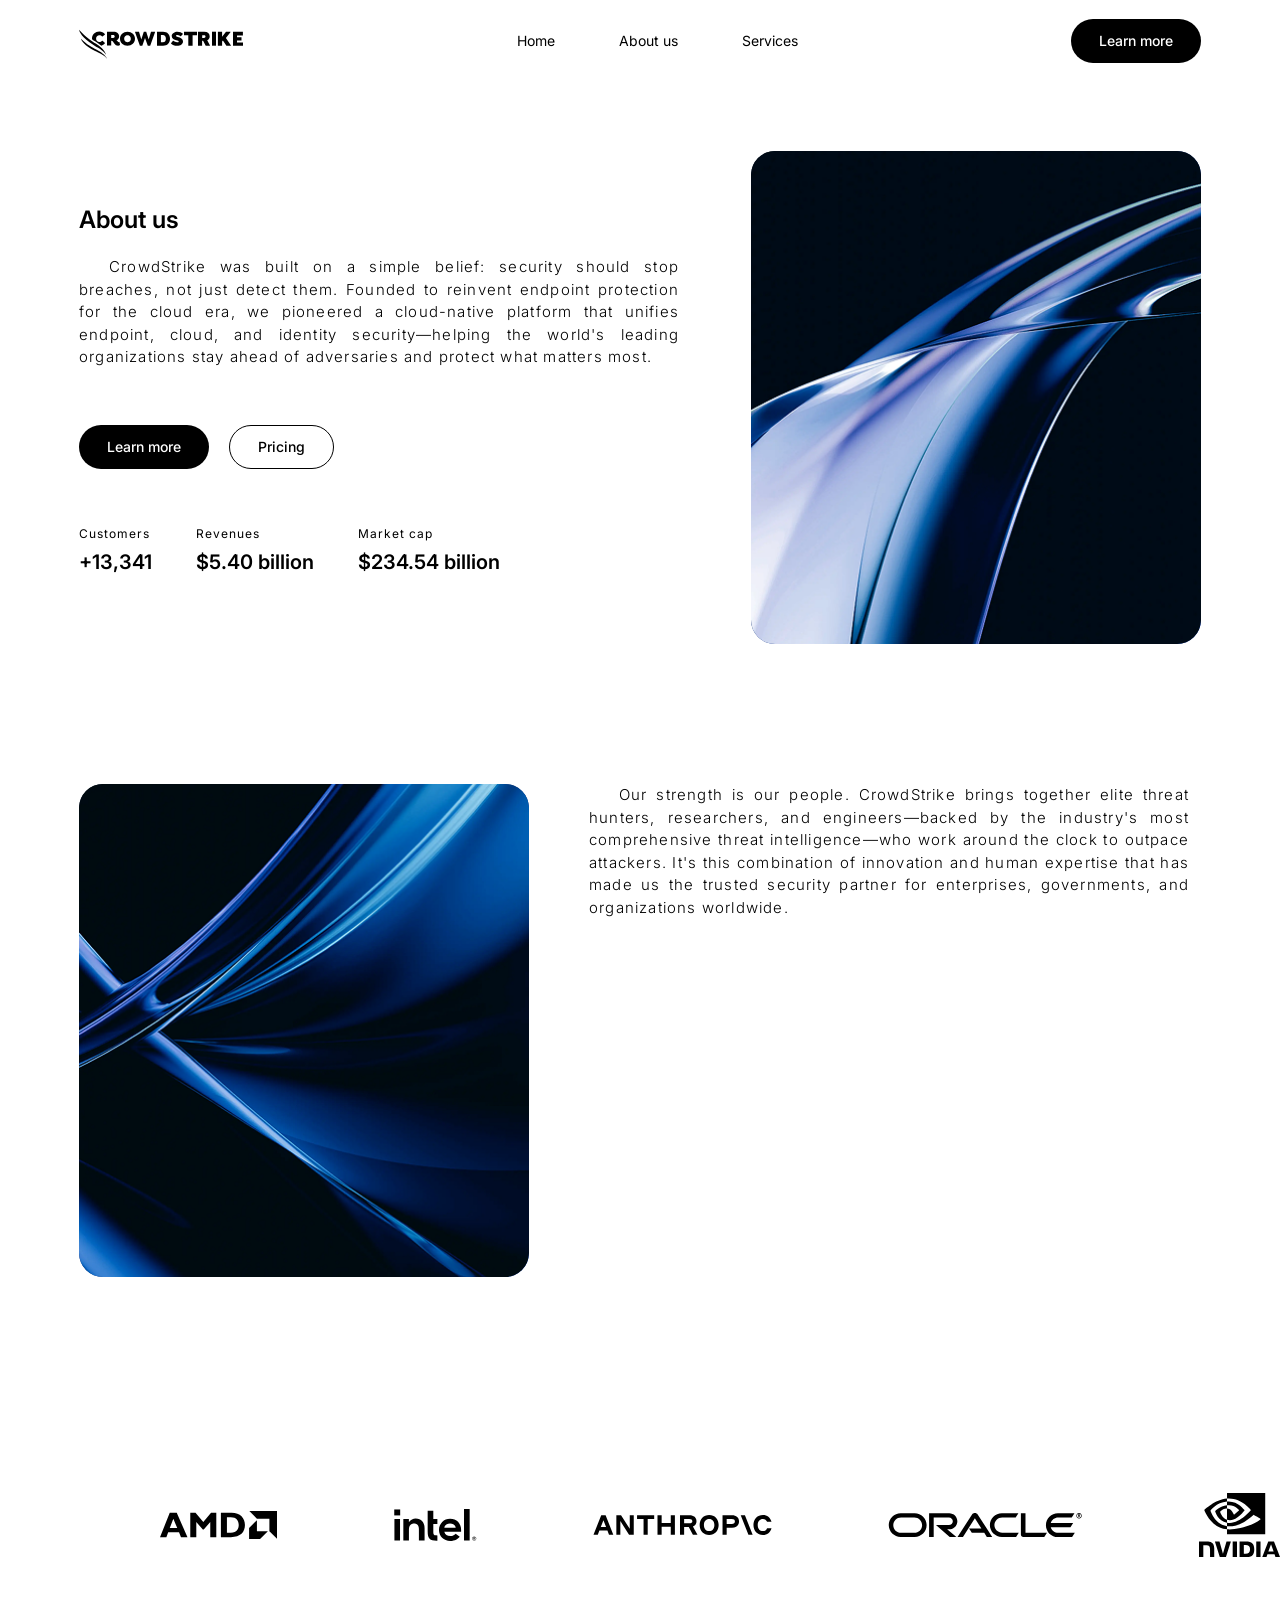
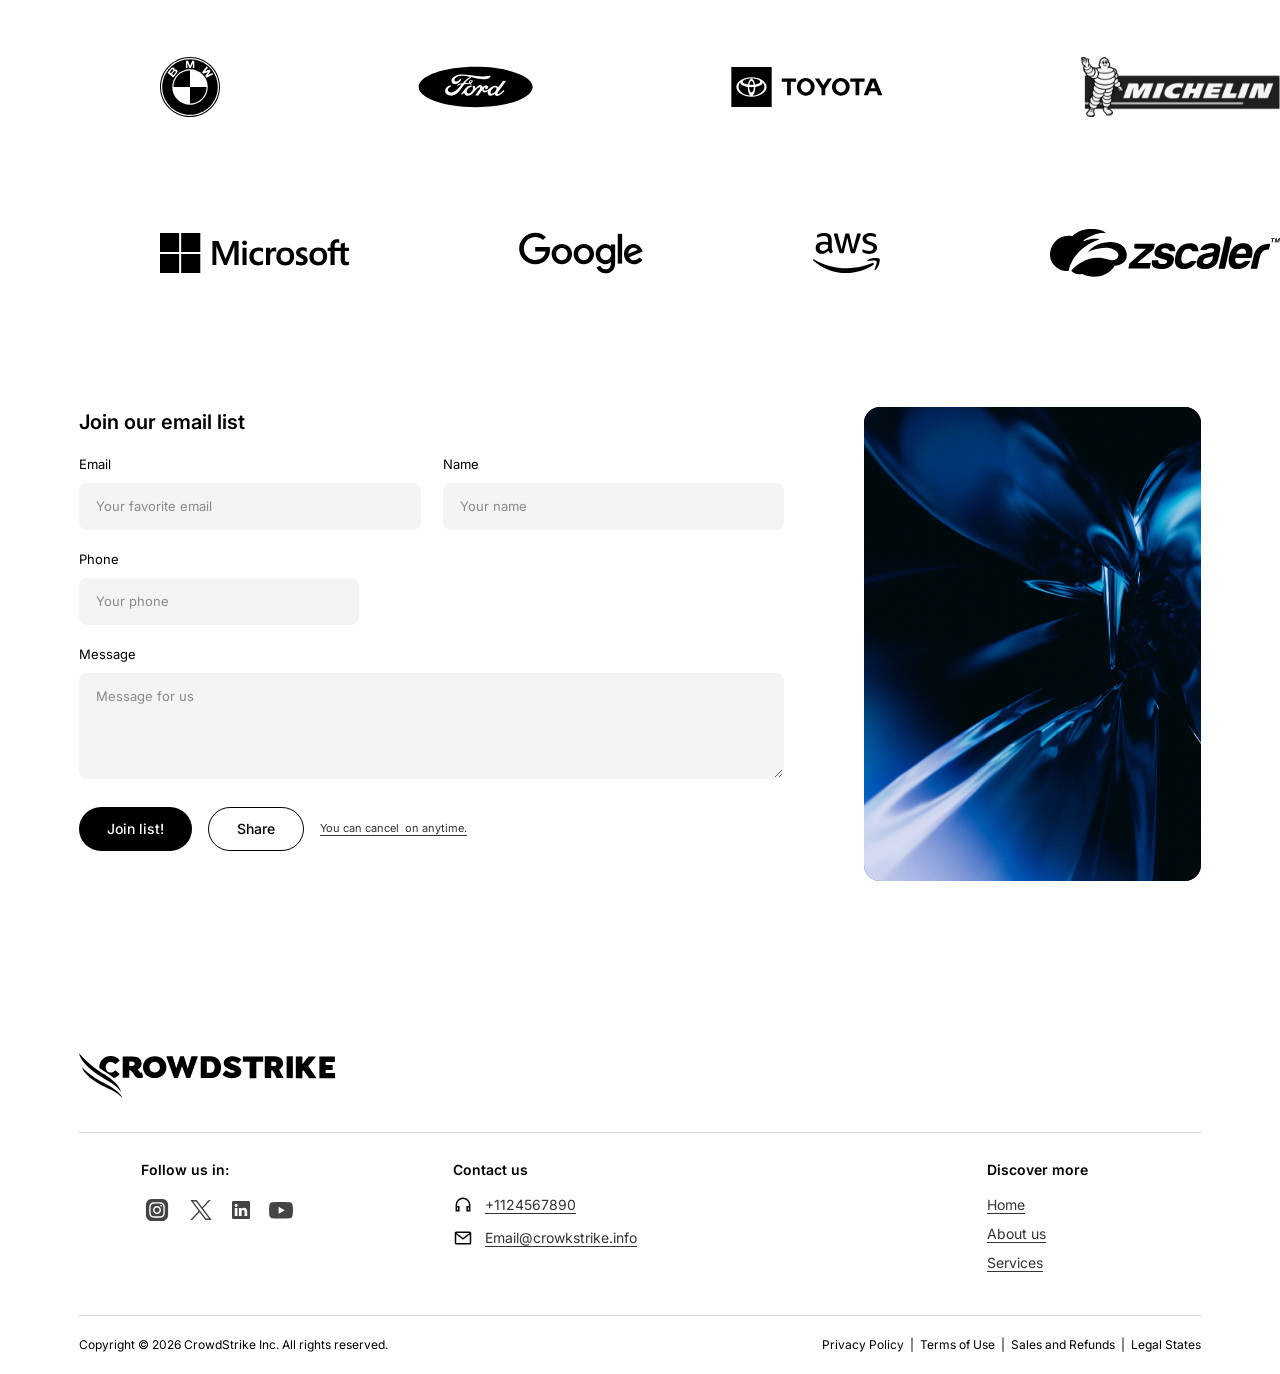
<file: about_us.html>
<!DOCTYPE html>
<html lang="en">
<head>
  <meta charset="UTF-8">
  <meta name="viewport" content="width=device-width, initial-scale=1">
  <title>CrowdStrike – About us</title>
	<link rel="icon" type="image/svg" sizes="44x44" href="Assets/Favicon.svg">
  <link rel="preconnect" href="https://fonts.googleapis.com">
  <link rel="preconnect" href="https://fonts.gstatic.com" crossorigin>
  <link href="https://fonts.googleapis.com/css2?family=Inter:wght@300;400;500;600;700&display=swap" rel="stylesheet">
  <link rel="stylesheet" href="style.css">
</head>
<body>

  <!-- Header -->
  <header class="header">
    <div class="container header__inner">
	  	<img src="Assets/black-primary-crowdstrike-logo-1-addedPadding-3.svg" alt="" width="164" height="37">

      <nav class="nav" aria-label="Main">
        <a href="index.html">Home</a>
        <a href="about_us.html">About us</a>
        <a href="services.html">Services</a>
      </nav>
      <a href="https://www.crowdstrike.com/en-us/services/" class="btn btn--sm" target="_blank">Learn more</a>
    </div>
  </header>

  <main>
    <!-- About -->
    <section class="container about">
      <div class="about__text">
        <h1>About us</h1>
        <p class="about__para">CrowdStrike was built on a simple belief: security should stop breaches, not just detect them. Founded to reinvent endpoint protection for the cloud era, we pioneered a cloud-native platform that unifies endpoint, cloud, and identity security—helping the world's leading organizations stay ahead of adversaries and protect what matters most.</p>
        <div class="about__actions">
          <a href="https://www.crowdstrike.com/en-us/services/" class="btn btn--sm" target="_blank">Learn more</a>
          <a href="https://www.crowdstrike.com/en-us/pricing/" class="btn btn--sm btn--outline" target="_blank">Pricing</a>
        </div>
        <dl class="stats">
          <div><dt>Customers</dt><dd>+13,341</dd></div>
          <div><dt>Revenues</dt><dd>$5.40 billion</dd></div>
          <div><dt>Market cap</dt><dd>$234.54 billion</dd></div>
        </dl>
      </div>
      <img class="about__img" src="Assets/Rectangle 80.png" width="450" height="493" alt="Abstract blue glass shapes">
    </section>

    <!-- People -->
    <section class="container about about--reverse">
      <img class="about__img" src="Assets/Rectangle 79.png"450" height="493" alt="Abstract blue light streaks">
      <div class="about__text">
        <p class="about__para">Our strength is our people. CrowdStrike brings together elite threat hunters, researchers, and engineers—backed by the industry's most comprehensive threat intelligence—who work around the clock to outpace attackers. It's this combination of innovation and human expertise that has made us the trusted security partner for enterprises, governments, and organizations worldwide.</p>
      </div>
    </section>

<!-- Customer logos -->
<section class="clients" aria-label="Our customers">
  <img src="Assets/Frame 57.svg" width="1440" height="120" alt="AMD, Intel, Anthropic, Oracle, NVIDIA" loading="lazy">
  <img src="Assets/Frame 58.svg" width="1440" height="120" alt="BMW, Ford, Toyota, Michelin" loading="lazy">
  <img src="Assets/Frame 59.svg" width="1440" height="120" alt="Microsoft, Google, AWS, Zscaler" loading="lazy">
</section>

    <!-- Email list -->
    <section class="container signup">
      <form class="form" action="#" method="post">
        <h2>Join our email list</h2>
        <div class="form__grid">
          <div class="field">
            <label for="email">Email</label>
            <input type="email" id="email" name="email" placeholder="Your favorite email">
          </div>
          <div class="field">
            <label for="name">Name</label>
            <input type="text" id="name" name="name" placeholder="Your name">
          </div>
          <div class="field field--half">
            <label for="phone">Phone</label>
            <input type="tel" id="phone" name="phone" placeholder="Your phone">
          </div>
          <div class="field field--full">
            <label for="message">Message</label>
            <textarea id="message" name="message" rows="4" placeholder="Message for us"></textarea>
          </div>
        </div>
        <div class="form__actions">
          <button type="submit" class="btn btn--sm">Join list!</button>
          <button type="button" class="btn btn--sm btn--outline">Share</button>
          <a href="#" class="form__note">You can cancel&nbsp; on anytime.</a>
        </div>
      </form>
      <img class="signup__img" src="Assets/Rectangle 88.png" width="337" height="474" alt="Abstract blue glass swirl">
    </section>
  </main>

  <!-- Footer -->
  <footer class="footer">
    <div class="container">
	  	<img 
      src="Assets/black-primary-crowdstrike-logo-1-addedPadding-3.svg" 
      alt="crowdstrike logo" width="256" height="58">


      <div class="footer__cols">
        <div class="footer__col">
          <h4>Follow us in:</h4>
          <img src="Assets/Frame 12.svg" alt="">
          
        </div>

        <div class="footer__col">
          <h4>Contact us</h4>
          <ul class="contact">
            <li><svg viewBox="0 0 24 24" aria-hidden="true"><path d="M4 14v-2a8 8 0 0 1 16 0v2M4 14h3v5H4zM17 14h3v5h-3z" fill="none" stroke="currentColor" stroke-width="1.8"/></svg><a href="tel:+1124567890">+1124567890</a></li>
            <li><svg viewBox="0 0 24 24" aria-hidden="true"><rect x="3" y="5" width="18" height="14" rx="1" fill="none" stroke="currentColor" stroke-width="1.8"/><path d="M3 6l9 7 9-7" fill="none" stroke="currentColor" stroke-width="1.8"/></svg><a href="mailto:Email@crowkstrike.info">Email@crowkstrike.info</a></li>
          </ul>
        </div>

        <div class="footer__col">
          <h4>Discover more</h4>
          <ul class="links">
            <li><a href="index.html">Home</a></li>
            <li><a href="about_us.html">About us</a></li>
            <li><a href="services.html">Services</a></li>
          </ul>
        </div>
      </div>

      <div class="footer__bottom">
        <p>Copyright © 2026 CrowdStrike Inc. All rights reserved.</p>
        <ul>
          <li><a href="#">Privacy Policy</a></li>
          <li><a href="#">Terms of Use</a></li>
          <li><a href="#">Sales and Refunds</a></li>
          <li><a href="#">Legal States</a></li>
        </ul>
      </div>
    </div>
  </footer>

</body>
</html>
</file>
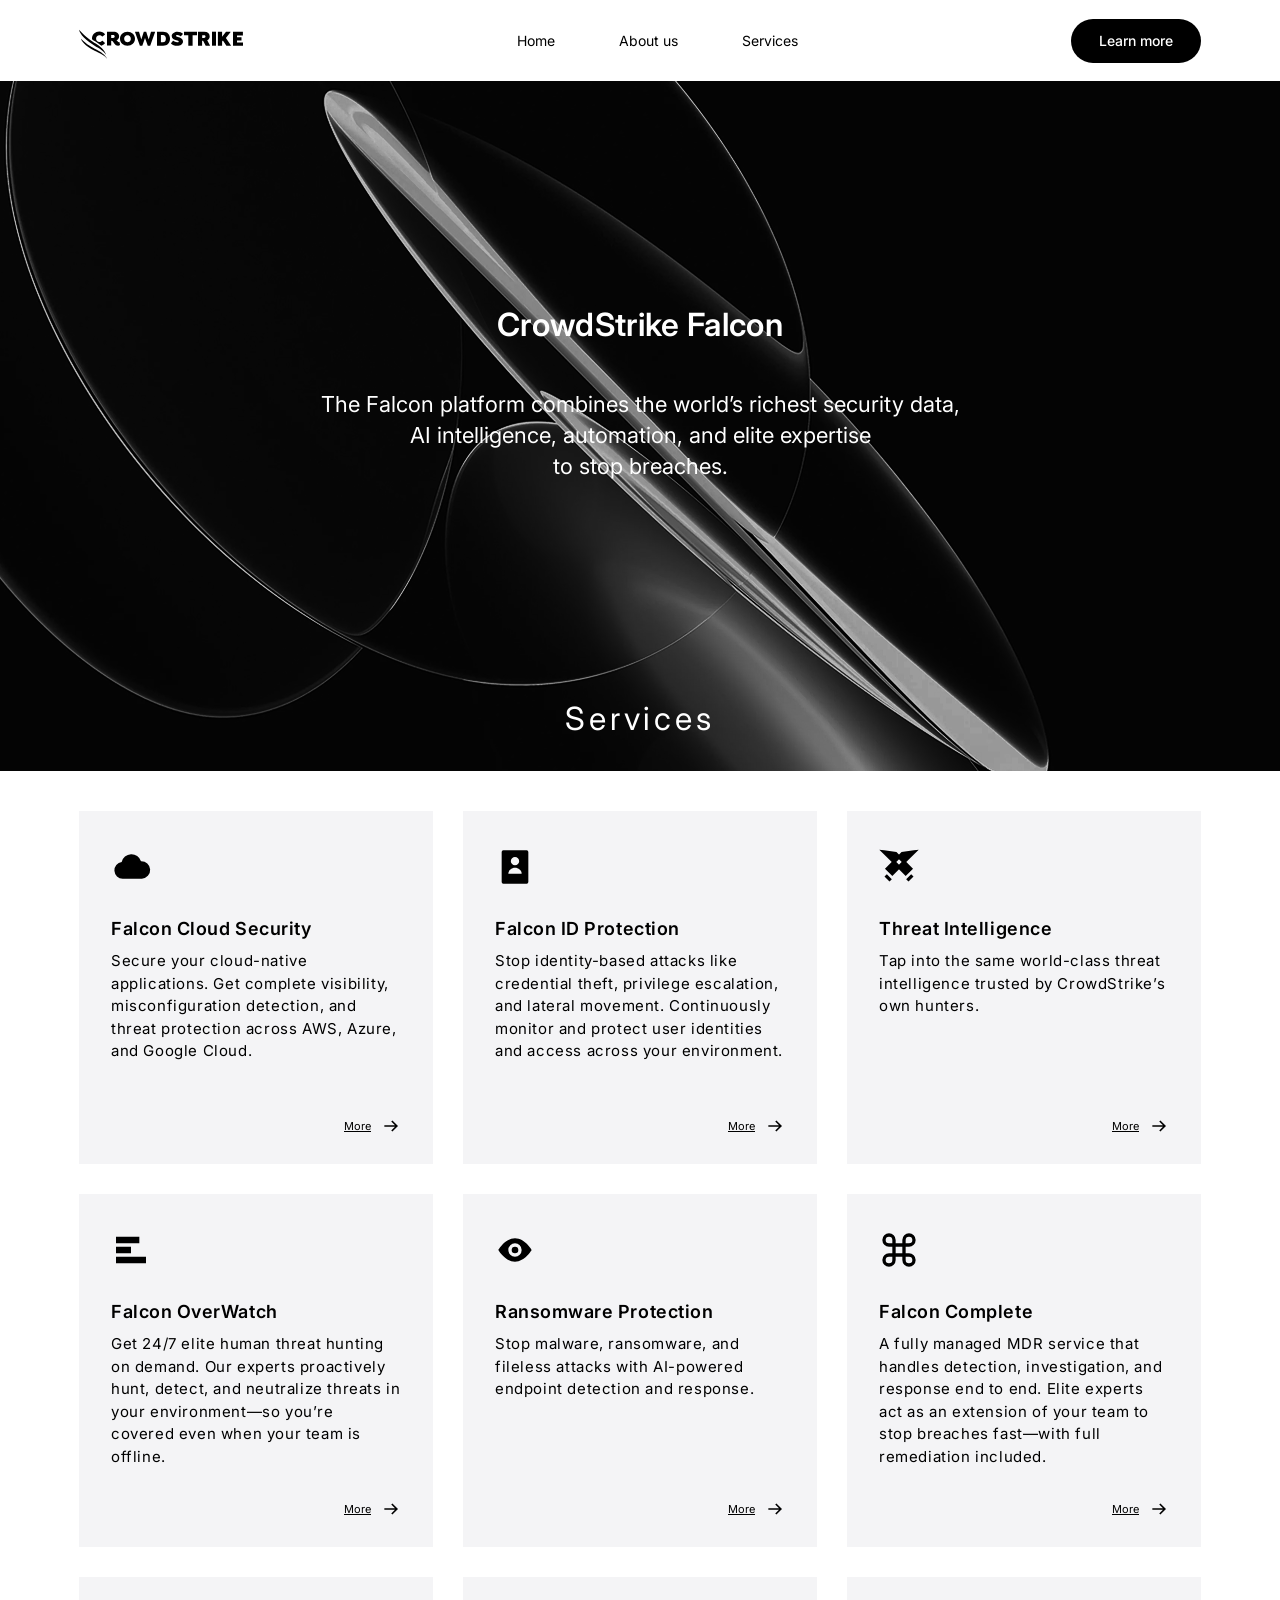
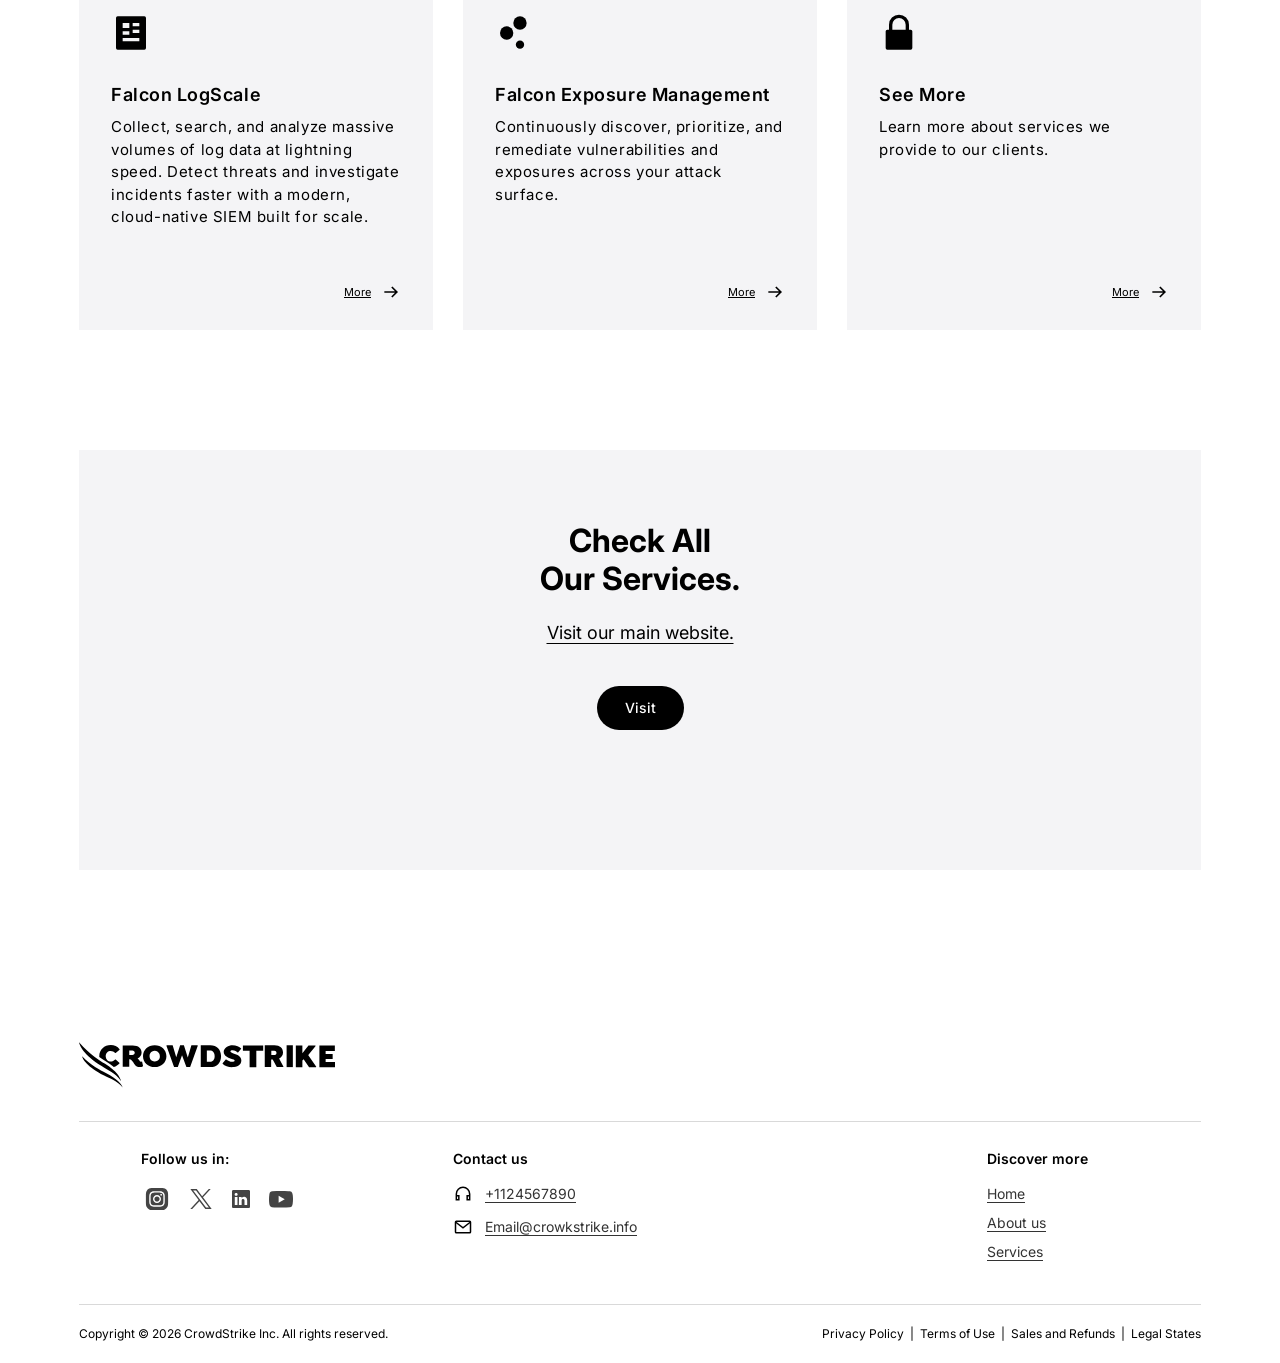
<file: services.html>
<!DOCTYPE html>
<html lang="en">
<head>
  <meta charset="UTF-8">
  <meta name="viewport" content="width=device-width, initial-scale=1">
  <title>CrowdStrike Falcon – Services</title>
  <link rel="preconnect" href="https://fonts.googleapis.com">
  <link rel="preconnect" href="https://fonts.gstatic.com" crossorigin>
  <link href="https://fonts.googleapis.com/css2?family=Inter:wght@400;500;600;700&display=swap" rel="stylesheet">
  <link rel="stylesheet" href="style.css">
</head>
<body>

  <!-- Header -->
  <header class="header">
    <div class="container header__inner">

		<img src="Assets/black-primary-crowdstrike-logo-1-addedPadding-3.svg" alt="" width="164" height="37">

      <nav class="nav" aria-label="Main">
        <a href="index.html">Home</a>
        <a href="about_us.html">About us</a>
        <a href="services.html">Services</a>
      </nav>
      <a href=" https://www.crowdstrike.com/en-us/services/" class="btn btn--sm" target="_blank">Learn more</a>
    </div>
  </header>

  <main>
    <!-- Hero -->
    <section class="hero">
      <div class="hero__content">
        <h1>CrowdStrike Falcon</h1>
        <p>The Falcon platform combines the world’s richest security data,<br>
           AI intelligence, automation, and elite expertise<br>
           to stop breaches.</p>
      </div>
      <h2 class="hero__label" id="services">Services</h2>
    </section>

    <!-- Services grid -->
    <section class="container cards">
      <article class="card">
        <svg class="card__icon" viewBox="0 0 24 24" aria-hidden="true"><path d="M7 19a5 5 0 0 1-.6-9.96A6 6 0 0 1 18 8.5a5.2 5.2 0 0 1 .5 10.5z" fill="currentColor"/></svg>
        <h3>Falcon Cloud Security</h3>
        <p>Secure your cloud-native applications. Get complete visibility, misconfiguration detection, and threat protection across AWS, Azure, and Google Cloud.</p>
        <a href="https://www.crowdstrike.com/en-us/pricing/falcon-enterprise/" class="more">More <svg viewBox="0 0 24 24" aria-hidden="true"><path d="M4 12h15M13 6l6 6-6 6" fill="none" stroke="currentColor" stroke-width="2"/></svg></a>
      </article>

      <article class="card">
        <svg class="card__icon" viewBox="0 0 24 24" aria-hidden="true"><path d="M5 2h14a1 1 0 0 1 1 1v18a1 1 0 0 1-1 1H5a1 1 0 0 1-1-1V3a1 1 0 0 1 1-1zm7 4a2.5 2.5 0 1 0 0 5 2.5 2.5 0 0 0 0-5zm-4 10h8c0-2-2-3.5-4-3.5S8 14 8 16z" fill="currentColor" fill-rule="evenodd"/></svg>
        <h3>Falcon ID Protection</h3>
        <p>Stop identity-based attacks like credential theft, privilege escalation, and lateral movement. Continuously monitor and protect user identities and access across your environment.</p>
        <a href="https://www.crowdstrike.com/en-us/pricing/falcon-enterprise/" class="more">More <svg viewBox="0 0 24 24" aria-hidden="true"><path d="M4 12h15M13 6l6 6-6 6" fill="none" stroke="currentColor" stroke-width="2"/></svg></a>
      </article>

      <article class="card">
        <svg class="card__icon" viewBox="0 0 24 24" aria-hidden="true"><path d="M3 3l7 1 9 9-3 3-9-9zM21 3l-7 1-9 9 3 3 9-9zM4 17l3 3M20 17l-3 3" fill="currentColor" stroke="currentColor" stroke-width="2"/></svg>
        <h3>Threat Intelligence</h3>
        <p>Tap into the same world-class threat intelligence trusted by CrowdStrike’s own hunters.</p>
        <a href="https://www.crowdstrike.com/en-us/pricing/falcon-enterprise/" class="more">More <svg viewBox="0 0 24 24" aria-hidden="true"><path d="M4 12h15M13 6l6 6-6 6" fill="none" stroke="currentColor" stroke-width="2"/></svg></a>
      </article>

      <article class="card">
        <svg class="card__icon" viewBox="0 0 24 24" aria-hidden="true"><path d="M3 4h14v4H3zM3 10h9v4H3zM3 16h18v4H3z" fill="currentColor"/></svg>
        <h3>Falcon OverWatch</h3>
        <p>Get 24/7 elite human threat hunting on demand. Our experts proactively hunt, detect, and neutralize threats in your environment—so you’re covered even when your team is offline.</p>
        <a href="https://www.crowdstrike.com/en-us/pricing/falcon-enterprise/" class="more">More <svg viewBox="0 0 24 24" aria-hidden="true"><path d="M4 12h15M13 6l6 6-6 6" fill="none" stroke="currentColor" stroke-width="2"/></svg></a>
      </article>

      <article class="card">
        <svg class="card__icon" viewBox="0 0 24 24" aria-hidden="true"><path d="M12 5C6 5 2 12 2 12s4 7 10 7 10-7 10-7-4-7-10-7zm0 3a4 4 0 1 1 0 8 4 4 0 0 1 0-8zm0 2a2 2 0 1 0 0 4 2 2 0 0 0 0-4z" fill="currentColor" fill-rule="evenodd"/></svg>
        <h3>Ransomware Protection</h3>
        <p>Stop malware, ransomware, and fileless attacks with AI-powered endpoint detection and response.</p>
        <a href="https://www.crowdstrike.com/en-us/pricing/falcon-enterprise/" class="more">More <svg viewBox="0 0 24 24" aria-hidden="true"><path d="M4 12h15M13 6l6 6-6 6" fill="none" stroke="currentColor" stroke-width="2"/></svg></a>
      </article>

      <article class="card">
        <svg class="card__icon" viewBox="0 0 24 24" aria-hidden="true"><path d="M9 9h6v6H9zM9 9V6a3 3 0 1 0-3 3zM15 9V6a3 3 0 1 1 3 3zM9 15v3a3 3 0 1 1-3-3zM15 15v3a3 3 0 1 0 3-3z" fill="none" stroke="currentColor" stroke-width="2"/></svg>
        <h3>Falcon Complete</h3>
        <p>A fully managed MDR service that handles detection, investigation, and response end to end. Elite experts act as an extension of your team to stop breaches fast—with full remediation included.</p>
        <a href="https://www.crowdstrike.com/en-us/pricing/falcon-enterprise/" class="more">More <svg viewBox="0 0 24 24" aria-hidden="true"><path d="M4 12h15M13 6l6 6-6 6" fill="none" stroke="currentColor" stroke-width="2"/></svg></a>
      </article>

      <article class="card">
        <svg class="card__icon" viewBox="0 0 24 24" aria-hidden="true"><path d="M4 2h16a1 1 0 0 1 1 1v18a1 1 0 0 1-1 1H4a1 1 0 0 1-1-1V3a1 1 0 0 1 1-1zm3 4v3h4V6zm6 0v2h4V6zm0 4v2h4v-2zM7 11v2h4v-2zm0 4v2h10v-2z" fill="currentColor" fill-rule="evenodd"/></svg>
        <h3>Falcon LogScale</h3>
        <p>Collect, search, and analyze massive volumes of log data at lightning speed. Detect threats and investigate incidents faster with a modern, cloud-native SIEM built for scale.</p>
        <a href="https://www.crowdstrike.com/en-us/pricing/falcon-enterprise/" class="more">More <svg viewBox="0 0 24 24" aria-hidden="true"><path d="M4 12h15M13 6l6 6-6 6" fill="none" stroke="currentColor" stroke-width="2"/></svg></a>
      </article>

      <article class="card">
        <svg class="card__icon" viewBox="0 0 24 24" aria-hidden="true"><circle cx="15" cy="6" r="4" fill="currentColor"/><circle cx="7" cy="12" r="4" fill="currentColor"/><circle cx="15" cy="19" r="2.5" fill="currentColor"/></svg>
        <h3>Falcon Exposure Management</h3>
        <p>Continuously discover, prioritize, and remediate vulnerabilities and exposures across your attack surface.</p>
        <a href="https://www.crowdstrike.com/en-us/pricing/falcon-enterprise/" class="more">More <svg viewBox="0 0 24 24" aria-hidden="true"><path d="M4 12h15M13 6l6 6-6 6" fill="none" stroke="currentColor" stroke-width="2"/></svg></a>
      </article>

      <article class="card">
        <svg class="card__icon" viewBox="0 0 24 24" aria-hidden="true"><path d="M6 10V7a6 6 0 1 1 12 0v3h1a1 1 0 0 1 1 1v10a1 1 0 0 1-1 1H5a1 1 0 0 1-1-1V11a1 1 0 0 1 1-1zm2 0h8V7a4 4 0 1 0-8 0z" fill="currentColor" fill-rule="evenodd"/></svg>
        <h3>See More</h3>
        <p>Learn more about services we provide to our clients.</p>
        <a href="https://www.crowdstrike.com/en-us/pricing/falcon-enterprise/" class="more">More <svg viewBox="0 0 24 24" aria-hidden="true"><path d="M4 12h15M13 6l6 6-6 6" fill="none" stroke="currentColor" stroke-width="2"/></svg></a>
      </article>
    </section>

    <!-- CTA -->
    <section class="container">
      <div class="cta">
        <h2>Check All<br>Our Services.</h2>
        <a href="https://www.crowdstrike.com/en-us/services/" class="cta__link" target="_blank">Visit our main website.</a>
        <a href="https://www.crowdstrike.com/en-us/services/" class="btn btn--sm" target="_blank">Visit</a>
      </div>
    </section>
  </main>

  <!-- Footer -->
  <footer class="footer">
    <div class="container">
		<img 
    src="Assets/black-primary-crowdstrike-logo-1-addedPadding-3.svg" 
    alt="" width="256" height="58">

      <div class="footer__cols">
        <div class="footer__col">
          <h4>Follow us in:</h4>
          
          <img src="Assets/Frame 12.svg" alt="">
        </div>

        <div class="footer__col">
          <h4>Contact us</h4>
          <ul class="contact">
            <li><svg viewBox="0 0 24 24" aria-hidden="true"><path d="M4 14v-2a8 8 0 0 1 16 0v2M4 14h3v5H4zM17 14h3v5h-3z" fill="none" stroke="currentColor" stroke-width="1.8"/></svg><a href="tel:+1124567890">+1124567890</a></li>
            <li><svg viewBox="0 0 24 24" aria-hidden="true"><rect x="3" y="5" width="18" height="14" rx="1" fill="none" stroke="currentColor" stroke-width="1.8"/><path d="M3 6l9 7 9-7" fill="none" stroke="currentColor" stroke-width="1.8"/></svg><a href="mailto:Email@crowkstrike.info">Email@crowkstrike.info</a></li>
          </ul>
        </div>

        <div class="footer__col">
          <h4>Discover more</h4>
          <ul class="links">
            <li><a href="index.html">Home</a></li>
            <li><a href="about_us.html">About us</a></li>
            <li><a href="services.html">Services</a></li>
          </ul>
        </div>
      </div>

      <div class="footer__bottom">
        <p>Copyright © 2026 CrowdStrike Inc. All rights reserved.</p>
        <ul>
          <li><a href="#">Privacy Policy</a></li>
          <li><a href="#">Terms of Use</a></li>
          <li><a href="#">Sales and Refunds</a></li>
          <li><a href="#">Legal States</a></li>
        </ul>
      </div>
    </div>
  </footer>

</body>
</html>
</file>
<file: style.css>
/* ---------- Tokens ---------- */
:root {
  --black: #000;
  --white: #fff;
  --surface: #f4f4f6;
  --border: #d9d9d9;
  --text: #000;
  --container: 1122px;
  --gutter: 24px;
  --font: "Inter", system-ui, -apple-system, "Segoe UI", Roboto, Arial, sans-serif;
}

/* ---------- Reset ---------- */
*, *::before, *::after { box-sizing: border-box; }
html { scroll-behavior: smooth; }
body {
  margin: 0;
  font-family: var(--font);
  color: var(--text);
  background: var(--white);
  line-height: 1.5;
  -webkit-font-smoothing: antialiased;
}
h1, h2, h3, h4, p, ul { margin: 0; padding: 0; }
ul { list-style: none; }
a { color: inherit; text-decoration: none; }
svg { display: block; }
a:focus-visible, .btn:focus-visible { outline: 2px solid var(--black); outline-offset: 3px; }

.container {
  width: 100%;
  max-width: calc(var(--container) + var(--gutter) * 2);
  margin-inline: auto;
  padding-inline: var(--gutter);
}

/* ---------- Buttons ---------- */
.btn {
  display: inline-flex;
  align-items: center;
  justify-content: center;
  background: var(--black);
  color: var(--white);
  border-radius: 999px;
  font-weight: 500;
  transition: background .2s;
}
.btn:hover { background: #333; }
.btn--sm { height: 44px; padding: 0 28px; font-size: 14px; }

/* ---------- Logo ---------- */
.logo { display: inline-flex; align-items: center; gap: 4px; color: var(--black); }
.logo__mark { width: 32px; height: 28px; }
.logo__text { font-weight: 800; font-size: 19px; letter-spacing: .02em; font-style: italic; }
.logo--lg .logo__mark { width: 38px; height: 34px; }
.logo--lg .logo__text { font-size: 26px; }

/* ---------- Header ---------- */
.header {
  position: sticky;
  top: 0;
  z-index: 10;
  height: 81px;
  background: rgba(255, 255, 255, 0.6);
  -webkit-backdrop-filter: blur(22px);
  backdrop-filter: blur(22px);
  display: flex;
  align-items: center;
}
.header__inner { display: flex; align-items: center; justify-content: space-between; }
.nav { display: flex; gap: 64px; font-size: 14px; }
.nav a:hover { text-decoration: underline; text-underline-offset: 4px; }

/* ---------- Hero ---------- */
.hero {
  position: relative;
  min-height: 690px;
  background: #000 url("Assets/Frame\ 41.png") center / cover no-repeat;
  color: var(--white);
  text-align: center;
  display: flex;
  flex-direction: column;
  justify-content: space-between;
  align-items: center;
  padding: 220px var(--gutter) 28px;
  overflow: hidden;
}

.hero h1 { font-size: 32px; font-weight: 600; letter-spacing: .01em; margin-bottom: 40px; }
.hero p { font-size: 22px; line-height: 1.4; max-width: 760px; }
.hero__label { font-size: 32px; font-weight: 400; letter-spacing: .12em; }

/* ---------- Cards ---------- */
.cards {
  display: grid;
  grid-template-columns: repeat(3, 1fr);
  gap: 30px;
  padding-top: 40px;
}
.card {
  display: flex;
  flex-direction: column;
  background: var(--surface);
  padding: 36px 32px 28px;
  min-height: 353px;
}

.card__icon { 
  width: 40px; 
  height: 40px; 
  margin-bottom: 30px; 
}

.card h3 { 
  font-size: 18px; 
  font-weight: 600; 
  line-height: 1.3; 
  letter-spacing: .03em; 
  margin-bottom: 10px; 
}

.card p { 
  font-size: 15px; 
  line-height: 1.5; 
  letter-spacing: .04em; 
}

.more {
  margin-top: auto;
  align-self: flex-end;
  display: inline-flex;
  align-items: center;
  gap: 10px;
  font-size: 11px;
  text-decoration: underline;
  padding-top: 16px;
}
.more svg { width: 20px; height: 20px; }
.more:hover svg { transform: translateX(3px); }
.more svg { transition: transform .2s; }

/* ---------- CTA ---------- */
.cta {
  margin-top: 120px;
  background: var(--surface);
  min-height: 420px;
  padding: 72px 24px 40px;
  display: flex;
  flex-direction: column;
  align-items: center;
  text-align: center;
}
.cta h2 { font-size: 32px; font-weight: 700; line-height: 1.2; margin-bottom: 20px; }
.cta__link { font-size: 18px; text-decoration: underline; text-underline-offset: 4px; margin-bottom: 40px; }

/* ---------- Footer ---------- */
.footer { margin-top: 160px; padding-bottom: 20px; font-size: 14px; }
.footer__cols {
  display: grid;
  grid-template-columns: 1fr 1fr 1fr;
  margin-top: 28px;
  padding: 26px 0 34px;
  border-top: 1px solid var(--border);
}
.footer__col h4 { font-size: 14px; font-weight: 600; margin-bottom: 14px; }
.footer__col:first-child { padding-left: 62px; }
.footer__col:last-child { padding-left: 160px; }

.contact li { display: flex; align-items: center; gap: 12px; margin-bottom: 12px; }
.contact svg { width: 20px; height: 20px; flex: none; }
.contact a, .links a { text-decoration: underline; text-underline-offset: 3px; color: #333; }
.links li { margin-bottom: 8px; }
.footer__bottom {
  display: flex;
  justify-content: space-between;
  gap: 16px;
  padding-top: 20px;
  border-top: 1px solid var(--border);
  font-size: 12px;
}
.footer__bottom ul { display: flex; flex-wrap: wrap; }
.footer__bottom li + li::before { content: "|"; margin: 0 6px; }
.footer__bottom a:hover { text-decoration: underline; }

/* ---------- Responsive ---------- */
@media (max-width: 1024px) {
  .cards { grid-template-columns: repeat(2, 1fr); }
  .footer__col:first-child, .footer__col:last-child { padding-left: 0; }
}
@media (max-width: 720px) {
  .header { height: 68px; }
  .nav { display: none; }
  .hero { min-height: 520px; padding-top: 140px; }
  .hero h1, .hero__label { font-size: 26px; }
  .hero p { font-size: 17px; }
  .hero p br { display: none; }
  .cards { grid-template-columns: 1fr; gap: 20px; }
  .card { min-height: 0; }
  .cta { margin-top: 64px; min-height: 0; padding-bottom: 56px; }
  .footer { margin-top: 80px; }
  .footer__cols { grid-template-columns: 1fr; gap: 28px; }
  .footer__bottom { flex-direction: column; }
}
@media (prefers-reduced-motion: reduce) {
  html { scroll-behavior: auto; }
  * { transition: none !important; }
}


/* =====================================================
   ABOUT US PAGE
   ===================================================== */

.btn--outline { background: transparent; color: var(--black); border: 1px solid var(--black); }
.btn--outline:hover { background: var(--black); color: var(--white); }
button.btn { font-family: inherit; cursor: pointer; border: 0; }
button.btn--outline { border: 1px solid var(--black); }

/* ---------- About blocks ---------- */
.about {
  display: grid;
  grid-template-columns: 1fr 450px;
  gap: 60px;
  align-items: center;
  padding-top: 70px;
}
.about--reverse { grid-template-columns: 450px 1fr; padding-top: 140px; align-items: start; }
.about__text { max-width: 600px; }
.about--reverse .about__text { padding-top: 0; }
.about h1 { font-size: 24px; font-weight: 600; margin-bottom: 18px; }
.about__para {
  font-size: 15px;
  font-weight: 300;
  line-height: 1.5;
  letter-spacing: .08em;
  text-align: justify;
  text-indent: 2em;
}
.about__actions { display: flex; gap: 20px; margin-top: 56px; }
.about__img {
  width: 100%;
  height: auto;
  aspect-ratio: 450 / 493;
  object-fit: cover;
  border-radius: 24px;
  background: linear-gradient(135deg, #02101f, #1a4fd6);
}

/* ---------- Stats ---------- */
.stats { display: flex; flex-wrap: wrap; gap: 20px 44px; margin-top: 56px; }
.stats dt { font-size: 12px; letter-spacing: .08em; margin-bottom: 4px; }
.stats dd { margin: 0; font-size: 20px; font-weight: 600; }

/* ---------- Customer logos ---------- */
.clients {
  display: grid;
  gap: 40px;
  padding-top: 160px;
}


/* ---------- Sign-up form ---------- */
.signup {
  display: grid;
  grid-template-columns: 1fr 337px;
  gap: 60px;
  align-items: start;
  padding-top: 130px;
}
.form { max-width: 705px; }
.form h2 { font-size: 20px; font-weight: 600; margin-bottom: 18px; }
.form__grid { display: grid; grid-template-columns: 1fr 1fr; gap: 20px 22px; }
.field { display: flex; flex-direction: column; gap: 8px; }
.field--half { grid-column: 1; }
.field--half input { max-width: 280px; }
.field--full { grid-column: 1 / -1; }
.field label { font-size: 13px; }
.field input, .field textarea {
  width: 100%;
  background: var(--surface);
  border: 1px solid transparent;
  border-radius: 8px;
  padding: 13px 16px;
  font: inherit;
  font-size: 13px;
  color: var(--black);
}
.field textarea { min-height: 105px; resize: vertical; }
.field input::placeholder, .field textarea::placeholder { color: #8a8a8a; }
.field input:focus, .field textarea:focus { outline: none; border-color: var(--black); }
.form__actions { display: flex; align-items: center; flex-wrap: wrap; gap: 16px; margin-top: 28px; }
.form__note { font-size: 11px; text-decoration: underline; text-underline-offset: 3px; color: #333; }
.signup__img {
  width: 100%;
  height: auto;
  aspect-ratio: 337 / 474;
  object-fit: cover;
  border-radius: 16px;
  background: linear-gradient(160deg, #02101f, #1a4fd6);
}

/* ---------- About page responsive ---------- */
@media (max-width: 1024px) {
  .about, .about--reverse { grid-template-columns: 1fr; gap: 40px; padding-top: 56px; }
  .about--reverse .about__img { order: 2; }
  .about__img { max-width: 450px; }
  .signup { grid-template-columns: 1fr; padding-top: 80px; }
  .signup__img { max-width: 337px; }
  .clients { padding-top: 90px; gap: 44px; }
}
@media (max-width: 720px) {
  .form__grid { grid-template-columns: 1fr; }
  .field--half input { max-width: none; }
  .about__actions, .stats { margin-top: 36px; }
  .clients__row { justify-content: center; }
}


/* =====================================================
   HOME PAGE
   ===================================================== */

.section-title { font-size: 18px; font-weight: 600; text-align: center; margin-bottom: 40px; }
.btn--light { background: var(--white); color: var(--black); }
.btn--light:hover { background: #e5e5e5; }
.btn--outline-light { background: transparent; color: var(--white); border: 1px solid var(--white); }
.btn--outline-light:hover { background: var(--white); color: var(--black); }

/* ---------- Hero ---------- */
.home-hero {
  margin-top: -81px;
  min-height: 773px;
  padding-top: 227px;
  color: var(--white);
  background: #1a0505 url("Assets/course-cards_offensive-operations_SEC588_1514x792.webp") center / cover no-repeat;
}
.home-hero__content { max-width: 580px; }
.home-hero__text { font-size: 20px; line-height: 1.4; margin-bottom: 36px; }
.home-hero__text strong { font-weight: 700; }
.home-hero__actions { display: flex; gap: 16px; margin-bottom: 40px; }
.home-hero__link { font-size: 12px; text-decoration: underline; text-underline-offset: 3px; }

/* ---------- Partners ---------- */
.partners { padding-top: 90px; text-align: center; }
.partners__label { font-size: 14px; font-weight: 400; color: #777; margin-bottom: 24px; }
.partners__img { display: block; width: 100%; height: auto; }

/* ---------- Technology panels ---------- */
.tech { padding-top: 90px; }
.panel {
  display: grid;
  grid-template-columns: 1fr 259px;
  gap: 60px;
  align-items: center;
  background: var(--surface);
  padding: 65px;
  margin-bottom: 10px;
  min-height: 440px;
}
.panel--reverse { grid-template-columns: 259px 1fr; }
.panel__body { display: flex; flex-direction: column; align-self: stretch; justify-content: flex-start; }
.panel h3 { font-size: 20px; font-weight: 600; margin-bottom: 14px; }
.panel p { font-size: 15px; font-weight: 300; line-height: 1.5; letter-spacing: .03em; color: #333; max-width: 520px; }
.panel__link {
  margin-top: auto;
  display: inline-flex;
  align-items: center;
  gap: 10px;
  font-size: 11px;
  text-decoration: underline;
}
.panel__link svg { width: 20px; height: 20px; }
.panel__img {
  display: block;
  width: 259px;
  height: 311px;
  object-fit: cover;
  border-radius: 12px;
  background: #2a0a0a;
}
.panel--reverse .panel__body { padding-top: 0; align-self: start; }

/* ---------- Features / Platforms ---------- */
.features { padding-top: 120px; }
.features__grid { display: grid; grid-template-columns: repeat(3, 1fr); gap: 40px; }
.icon-box {
  display: grid;
  place-items: center;
  width: 52px;
  height: 52px;
  border-radius: 10px;
  background: var(--surface);
  margin-bottom: 22px;
}
.icon-box img { display: block; }
.feature h3 { font-size: 18px; font-weight: 600; margin-bottom: 10px; }
.feature p { font-size: 14px; font-weight: 300; line-height: 1.5; letter-spacing: .03em; max-width: 220px; color: #333; }

/* ---------- CTA ---------- */
.home-cta {
  margin-top: 130px;
  min-height: 421px;
  display: flex;
  flex-direction: column;
  align-items: center;
  justify-content: center;
  text-align: center;
  color: var(--white);
  padding: 40px 24px;
  background: #1a0505 url("Assets/Frame\ 48\ \(1\).png") center / cover no-repeat;
}
.home-cta h2 { font-size: 32px; font-weight: 700; line-height: 1.2; margin-bottom: 16px; }
.home-cta__link { font-size: 14px; text-decoration: underline; text-underline-offset: 3px; margin-bottom: 28px; }
.home-cta .btn { border: 1px solid rgba(255,255,255,.4); }

/* ---------- Home responsive ---------- */
@media (max-width: 1024px) {
  .panel, .panel--reverse { grid-template-columns: 1fr; padding: 40px; gap: 32px; }
  .panel--reverse .panel__img { order: 2; }
  .panel__body { align-self: auto; }
  .panel__link { margin-top: 24px; }
  .panel__img { max-width: 100%; }
}
@media (max-width: 720px) {
  .home-hero { margin-top: -68px; min-height: 560px; padding-top: 150px; }
  .home-hero__text { font-size: 17px; }
  .home-hero__actions { flex-wrap: wrap; }
  .partners { padding-top: 56px; }
  .tech { padding-top: 56px; }
  .panel, .panel--reverse { padding: 28px 24px; }
  .features { padding-top: 72px; }
  .features__grid { grid-template-columns: 1fr; gap: 32px; }
  .home-cta { margin-top: 72px; }
  .home-cta h2 { font-size: 26px; }
}
</file>
